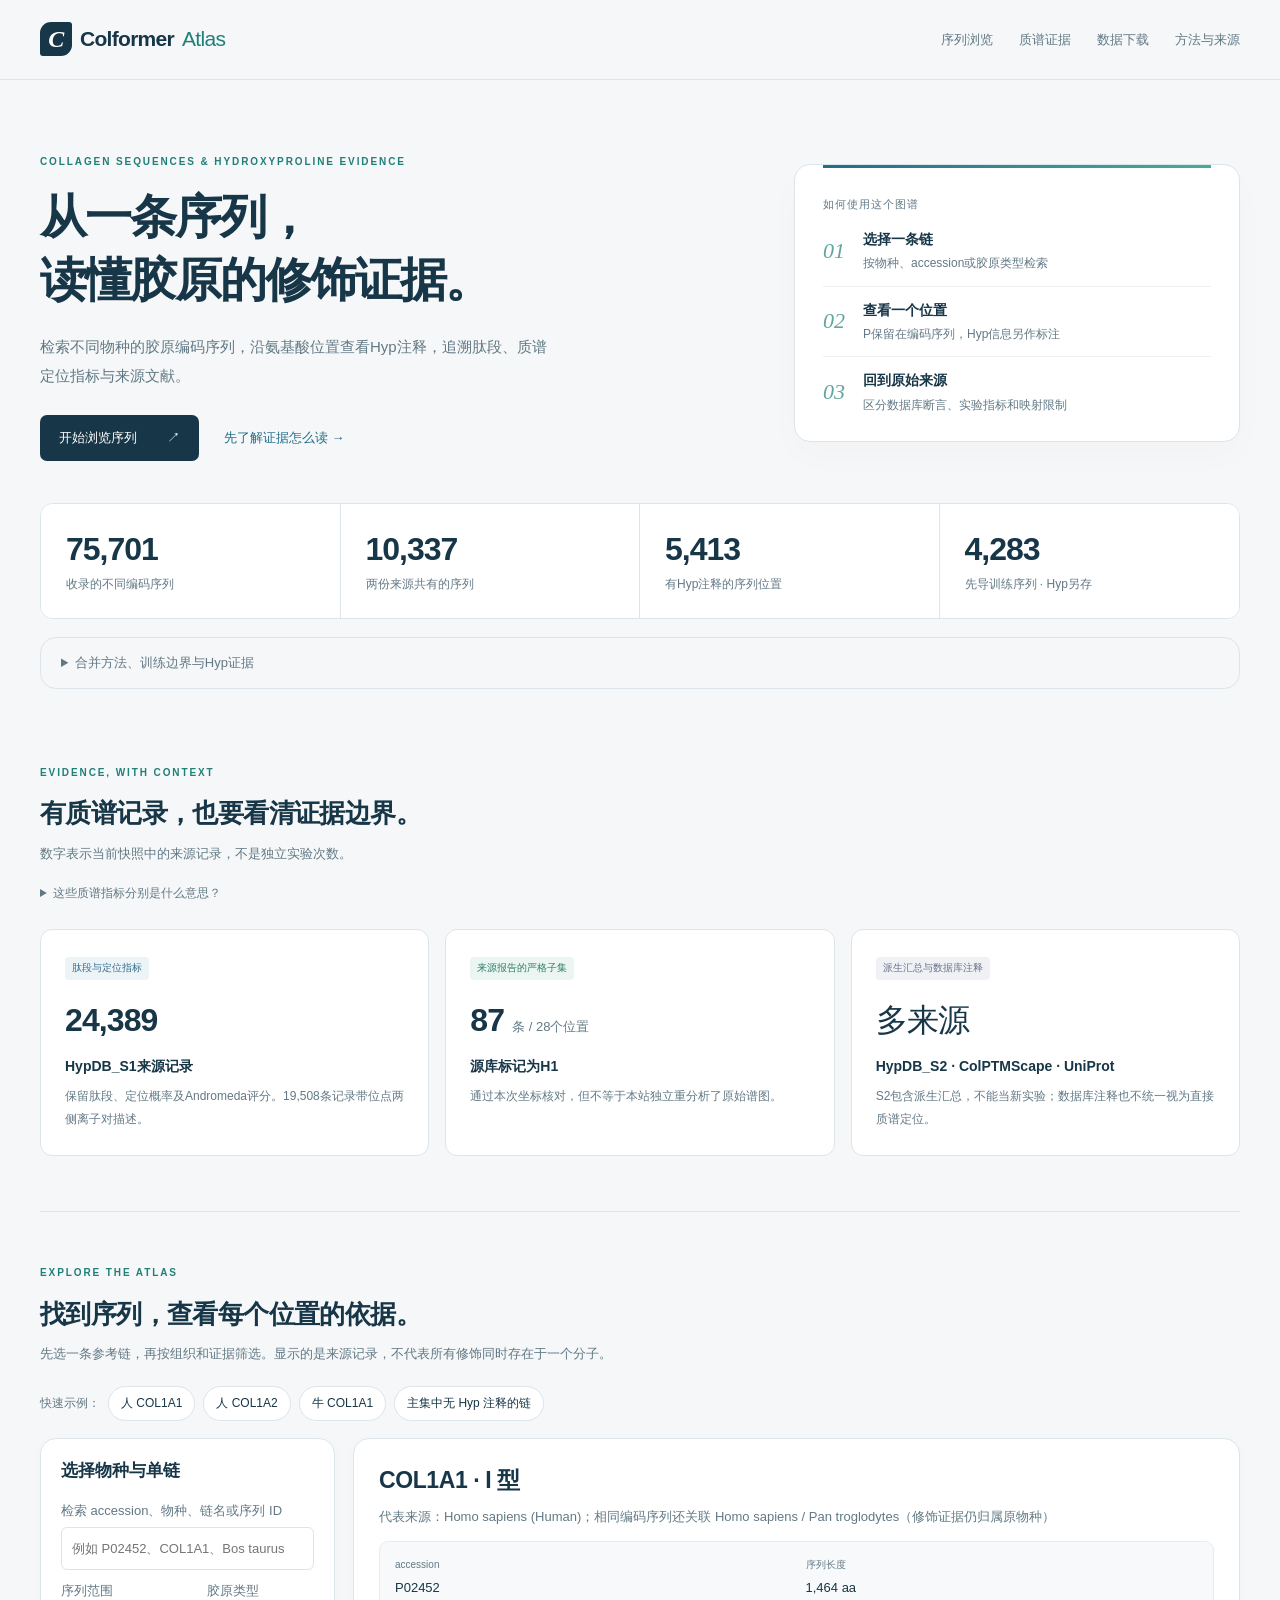
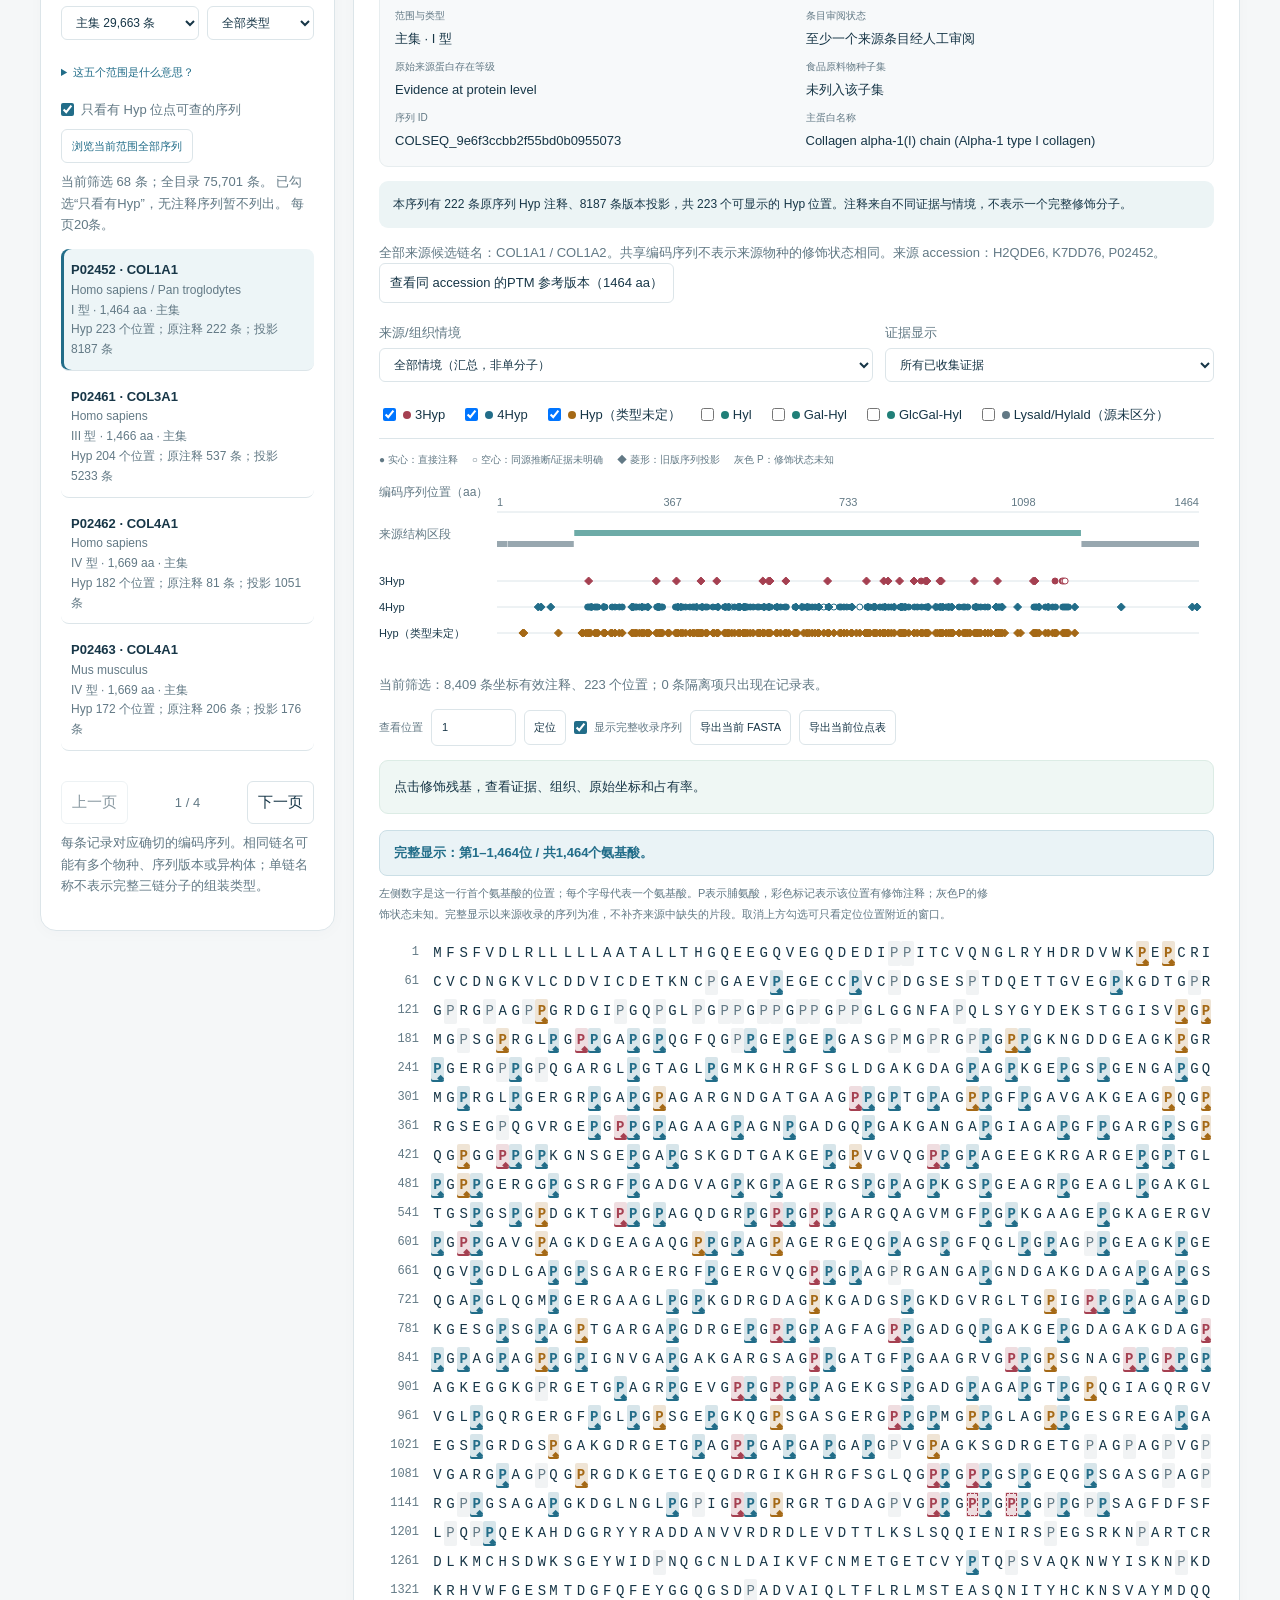
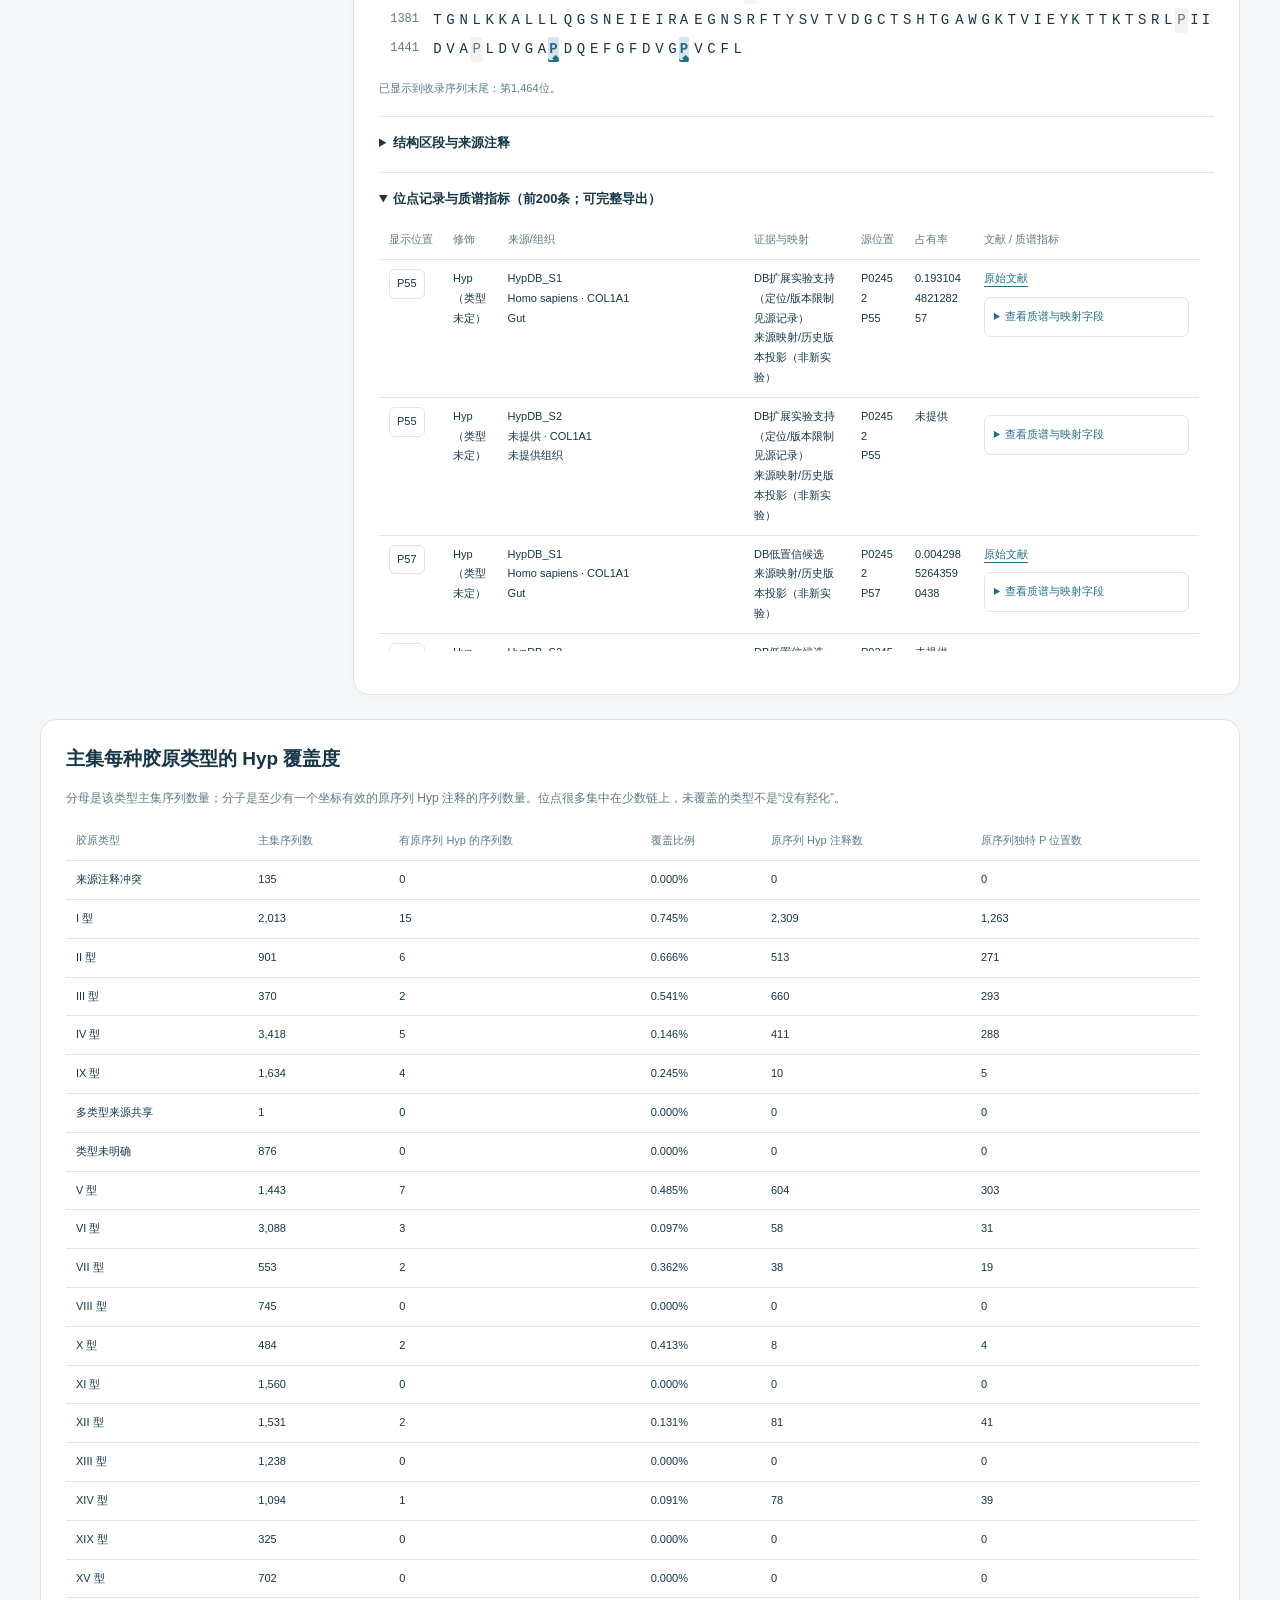
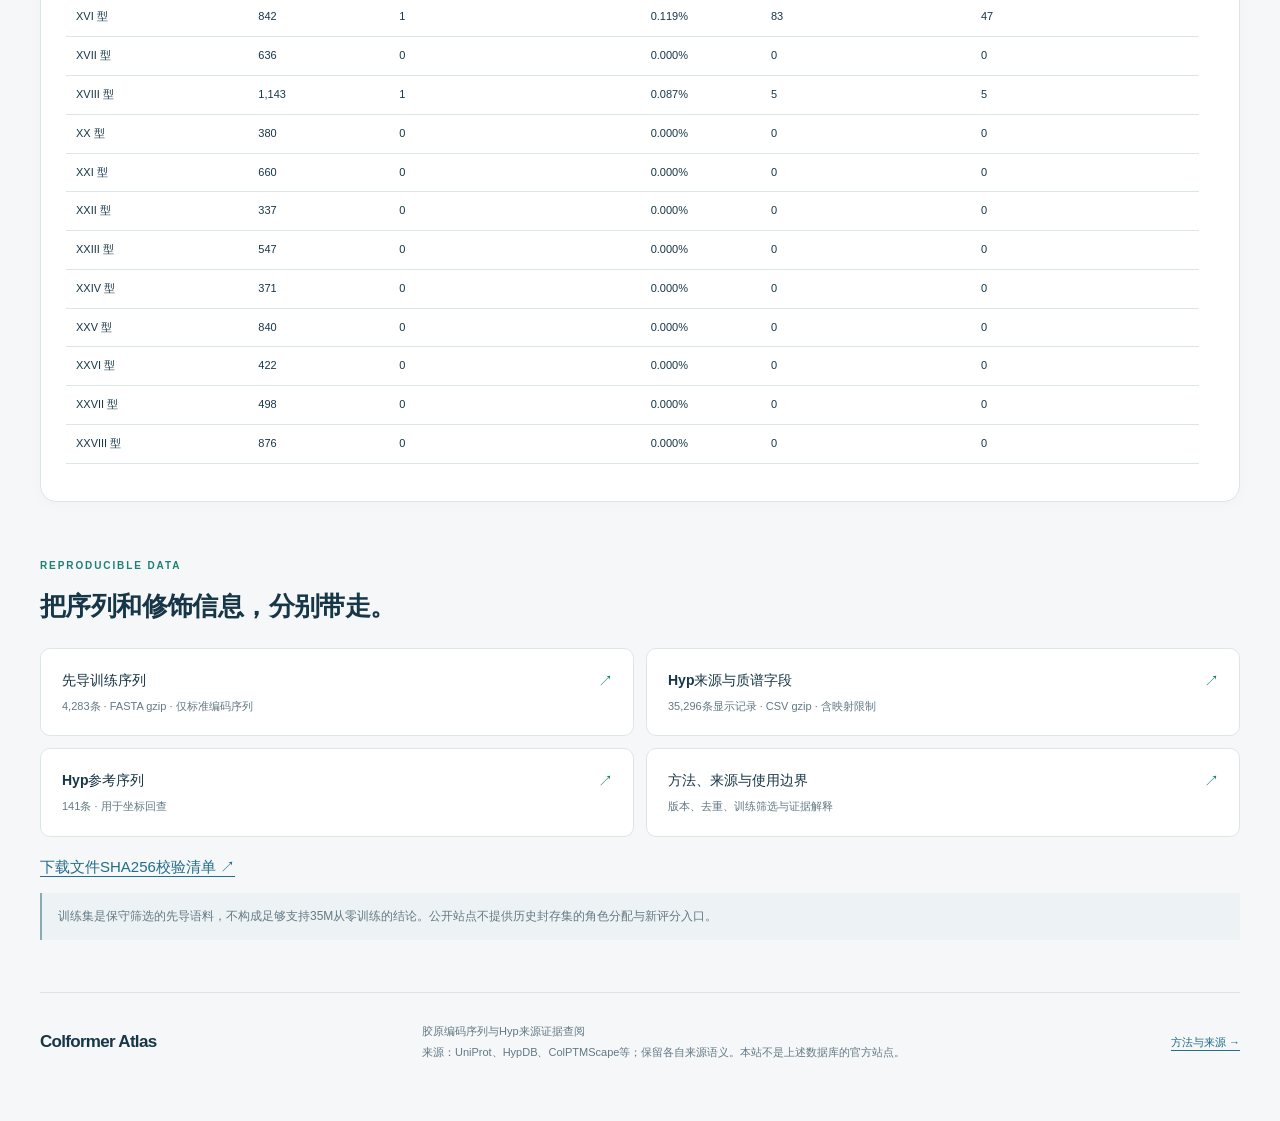
<file: index.html>
<!doctype html>
<html lang="zh-CN"><head><meta charset="utf-8"><meta name="viewport" content="width=device-width,initial-scale=1"><title>Colformer Atlas · 胶原序列与Hyp证据图谱</title>
<link rel="stylesheet" href="atlas.css?v=portable-3"></head><body><nav class="topbar"><a class="brand" href="#top"><span class="brand-icon">C</span> Colformer <b>Atlas</b></a><div><a href="#browse">序列浏览</a><a href="#ms-evidence">质谱证据</a><a href="#downloads">数据下载</a><a href="about.html">方法与来源</a></div></nav><main id="top">
<header class="hero"><div><p class="eyebrow">COLLAGEN SEQUENCES & HYDROXYPROLINE EVIDENCE</p><h1>从一条序列，<br>读懂胶原的修饰证据。</h1><p class="hero-description">检索不同物种的胶原编码序列，沿氨基酸位置查看Hyp注释，追溯肽段、质谱定位指标与来源文献。</p><div class="hero-actions"><a class="primary-button" href="#browse">开始浏览序列 <span>↗</span></a><a href="#ms-evidence">先了解证据怎么读 →</a></div></div><div class="hero-guide"><span class="mini-label">如何使用这个图谱</span><div><b>01</b><p>选择一条链<small>按物种、accession或胶原类型检索</small></p></div><div><b>02</b><p>查看一个位置<small>P保留在编码序列，Hyp信息另作标注</small></p></div><div><b>03</b><p>回到原始来源<small>区分数据库断言、实验指标和映射限制</small></p></div></div></header>
<section class="overview" aria-label="合并数据概况"><div><strong>75,701</strong><span>收录的不同编码序列</span></div><div><strong>10,337</strong><span>两份来源共有的序列</span></div><div><strong>5,413</strong><span>有Hyp注释的序列位置</span></div><div><strong>4,283</strong><span>先导训练序列 · Hyp另存</span></div></section>
<details class="method"><summary>合并方法、训练边界与Hyp证据</summary><p>以完整编码序列SHA256合并，atlas独有65,230条，DB独有134条；相同accession的不同序列版本不合并。主集29,663、扩展45,887、PTM参考17与新增候选134分别保留。预测/同源来源不因合并升级成实验测定。</p><p>35,296条通过源映射及确切P残基检查的Hyp显示记录，包括原始观察和已有版本投影；归并为5,413个序列×位置。另1,078条记录隔离。重复来源观察不等于独立实验；4个位点有3Hyp/4Hyp情境冲突。87条是源库报告的H1，尚非本轮原始谱图独立复核。</p><p>训练包保留标准P，不输入Hyp类型。为保护既有留出父链，按已知组/accession关系保守排除24,353条原Train，剩4,283条、4,639,861残基，用于先导训练；不能据此宣称足够从零训练35M。新增134条暂不纳入。历史确认集不能充当新测试，475父链未解封评分，同源召回尚未全面认证。</p><p>未注释P状态未知，不构成未修饰负样本。食品来源、组织和疾病/细胞系情境保留来源语义，不作为活性或健康标签。</p><p><a href="about.html">详细比较报告</a> · <a href="#downloads">Colformer训练包</a> · <a href="#downloads">独立Hyp注释包</a></p></details>
<section class="evidence-overview" id="ms-evidence"><div class="section-intro"><p class="eyebrow">EVIDENCE, WITH CONTEXT</p><h2>有质谱记录，也要看清证据边界。</h2><p>数字表示当前快照中的来源记录，不是独立实验次数。</p></div><details class="metric-guide"><summary>这些质谱指标分别是什么意思？</summary><p><b>肽段</b>：实验检测到的短氨基酸片段。<b>定位概率</b>：来源算法对修饰落在该位置的支持程度，不是该位置的修饰比例。<b>Andromeda评分</b>：肽段与谱图的匹配评分，不是百分比，不能直接跨实验比较。<b>两侧离子对</b>：来源记录的定位离子描述，此站未展示或复核原始谱图。高分仍需结合共享肽、母链版本和化学类型判断。</p></details><div class="evidence-cards"><article><span class="tag tag-blue">肽段与定位指标</span><strong>24,389</strong><h3>HypDB_S1来源记录</h3><p>保留肽段、定位概率及Andromeda评分。19,508条记录带位点两侧离子对描述。</p></article><article><span class="tag tag-teal">来源报告的严格子集</span><strong>87 <small>条 / 28个位置</small></strong><h3>源库标记为H1</h3><p>通过本次坐标核对，但不等于本站独立重分析了原始谱图。</p></article><article><span class="tag tag-neutral">派生汇总与数据库注释</span><strong>多来源</strong><h3>HypDB_S2 · ColPTMScape · UniProt</h3><p>S2包含派生汇总，不能当新实验；数据库注释也不统一视为直接质谱定位。</p></article></div></section><div id="browse" class="browse-heading"><p class="eyebrow">EXPLORE THE ATLAS</p><h2>找到序列，查看每个位置的依据。</h2><p>先选一条参考链，再按组织和证据筛选。显示的是来源记录，不代表所有修饰同时存在于一个分子。</p></div><div class="quick"><span>快速示例：</span><button id="example-human1">人 COL1A1</button><button id="example-human2">人 COL1A2</button><button id="example-bovine">牛 COL1A1</button><button id="example-nohyp">主集中无 Hyp 注释的链</button></div>
<div class="workspace"><aside aria-label="序列检索"><h2>选择物种与单链</h2><label>检索 accession、物种、链名或序列 ID<input id="search" type="search" placeholder="例如 P02452、COL1A1、Bos taurus"></label><div class="filterrow"><label>序列范围<select id="scope"><option value="core">主集 29,663 条</option><option value="all">全部已合并 75,701 条</option><option value="db_candidate">DB新增候选 134 条</option><option value="extended">扩展集 45,887 条</option><option value="ptm_context_only">仅 PTM 参考 17 条</option></select></label><label>胶原类型<select id="type"><option value="">全部类型</option></select></label></div><details class="scope-guide"><summary>这五个范围是什么意思？</summary><dl><dt>主集 · 29,663条</dt><dd>原atlas的主要胶原候选序列目录；不等于全部经过实验确认，也不等于本站4,283条训练包。</dd><dt>全部已合并 · 75,701条</dt><dd>主集、扩展集、PTM参考和DB新增候选的总和，按完全相同的编码序列去重。</dd><dt>DB新增候选 · 134条</dt><dd>来自ColFormerDB、原atlas没有完全相同序列的条目，包括不同序列版本；尚未自动纳入默认训练。</dd><dt>扩展集 · 45,887条</dt><dd>原atlas另外保留的扩展候选目录，不直接并入默认训练包。</dd><dt>仅PTM参考 · 17条</dt><dd>用于查阅和映射翻译后修饰的参考序列，单独保留。</dd></dl><p>这些是目录分类，不是训练/验证/测试划分，也不是质谱证据等级。PTM即“翻译后修饰”，Hyp是其中一种。</p></details><label class="check"><input id="hasHyp" type="checkbox" checked>只看有 Hyp 位点可查的序列</label><button id="clear-sequence-filters" class="clear-sequence-filters">浏览当前范围全部序列</button><p id="results" class="muted" aria-live="polite">正在加载数据…</p><div id="sequence-list" class="sequence-list"></div><nav class="pager"><button id="prev">上一页</button><span id="page" class="muted"></span><button id="next">下一页</button></nav><p class="muted">每条记录对应确切的编码序列。相同链名可能有多个物种、序列版本或异构体；单链名称不表示完整三链分子的组装类型。</p></aside>
<section id="detail" aria-label="单链序列与修饰位点"><h2 id="chain-title">请选择一条序列</h2><p id="chain-subtitle" class="muted"></p><div id="identity" class="identity"></div><p id="coverage-note" class="notice"></p><div id="aliases" class="muted"></div><div class="controls"><label>来源/组织情境<select id="context"><option value="">全部情境（汇总，非单分子）</option></select></label><label>证据显示<select id="evidence"><option value="all">所有已收集证据</option><option value="experimental">UniProt 实验注释</option><option value="curated">ColPTMScape 数据库整理</option><option value="homology">同源推断</option><option value="training">atlas原筛选注释（非独立复核）</option><option value="h1">DB源报告H1（待原文复核）</option><option value="direct">原序列直接注释</option></select></label></div><div id="ptm-controls" class="ptm-controls"></div><div class="legend"><span>● 实心：直接注释</span><span>○ 空心：同源推断/证据未明确</span><span>◆ 菱形：旧版序列投影</span><span>灰色 P：修饰状态未知</span></div>
<div id="track" class="track"></div><p id="track-count" class="muted"></p><div class="sequence-actions"><label>查看位置<input id="position" type="number" min="1" value="1"></label><button id="jump">定位</button><label class="check"><input id="full-sequence" type="checkbox" checked>显示完整收录序列</label><button id="download-fasta">导出当前 FASTA</button><button id="download-sites">导出当前位点表</button></div><div id="residue-detail" class="residue-detail" aria-live="polite">点击修饰残基，查看证据、组织、原始坐标和占有率。</div><p id="sequence-range" class="sequence-range" role="status" aria-live="polite"></p><p class="sequence-help">左侧数字是这一行首个氨基酸的位置；每个字母代表一个氨基酸。P表示脯氨酸，彩色标记表示该位置有修饰注释；灰色P的修饰状态未知。完整显示以来源收录的序列为准，不补齐来源中缺失的片段。取消上方勾选可只看定位位置附近的窗口。</p><div id="sequence" class="sequence" aria-label="编码序列和修饰标记"></div><p id="sequence-end" class="sequence-help"></p><details id="feature-details"><summary>结构区段与来源注释</summary><div id="feature-table" class="tablewrap"></div></details><details id="site-details" open><summary>位点记录与质谱指标（前200条；可完整导出）</summary><div id="site-table" class="tablewrap"></div></details></section></div>
<section class="coverage"><h2>主集每种胶原类型的 Hyp 覆盖度</h2><p>分母是该类型主集序列数量；分子是至少有一个坐标有效的原序列 Hyp 注释的序列数量。位点很多集中在少数链上，未覆盖的类型不是“没有羟化”。</p><div id="coverage-table" class="tablewrap"></div></section>
<section id="downloads" class="download-section"><p class="eyebrow">REPRODUCIBLE DATA</p><h2>把序列和修饰信息，分别带走。</h2><div class="download-grid"><a href="downloads/train.fasta.gz"><b>先导训练序列</b><span>4,283条 · FASTA gzip · 仅标准编码序列</span></a><a href="downloads/hyp_evidence.csv.gz"><b>Hyp来源与质谱字段</b><span>35,296条显示记录 · CSV gzip · 含映射限制</span></a><a href="downloads/hyp_reference_sequences.fasta.gz"><b>Hyp参考序列</b><span>141条 · 用于坐标回查</span></a><a href="about.html"><b>方法、来源与使用边界</b><span>版本、去重、训练筛选与证据解释</span></a></div><p><a href="downloads/checksums.json">下载文件SHA256校验清单 ↗</a></p><p class="scope-note">训练集是保守筛选的先导语料，不构成足够支持35M从零训练的结论。公开站点不提供历史封存集的角色分配与新评分入口。</p></section><footer><a class="brand" href="#top">Colformer Atlas</a><p>胶原编码序列与Hyp来源证据查阅<br>来源：UniProt、HypDB、ColPTMScape等；保留各自来源语义。本站不是上述数据库的官方站点。</p><a href="about.html">方法与来源 →</a></footer>
</main><script src="data/index.js"></script><script src="data/annotations.js"></script><script src="atlas.js?v=portable-3"></script></body></html>
</file>
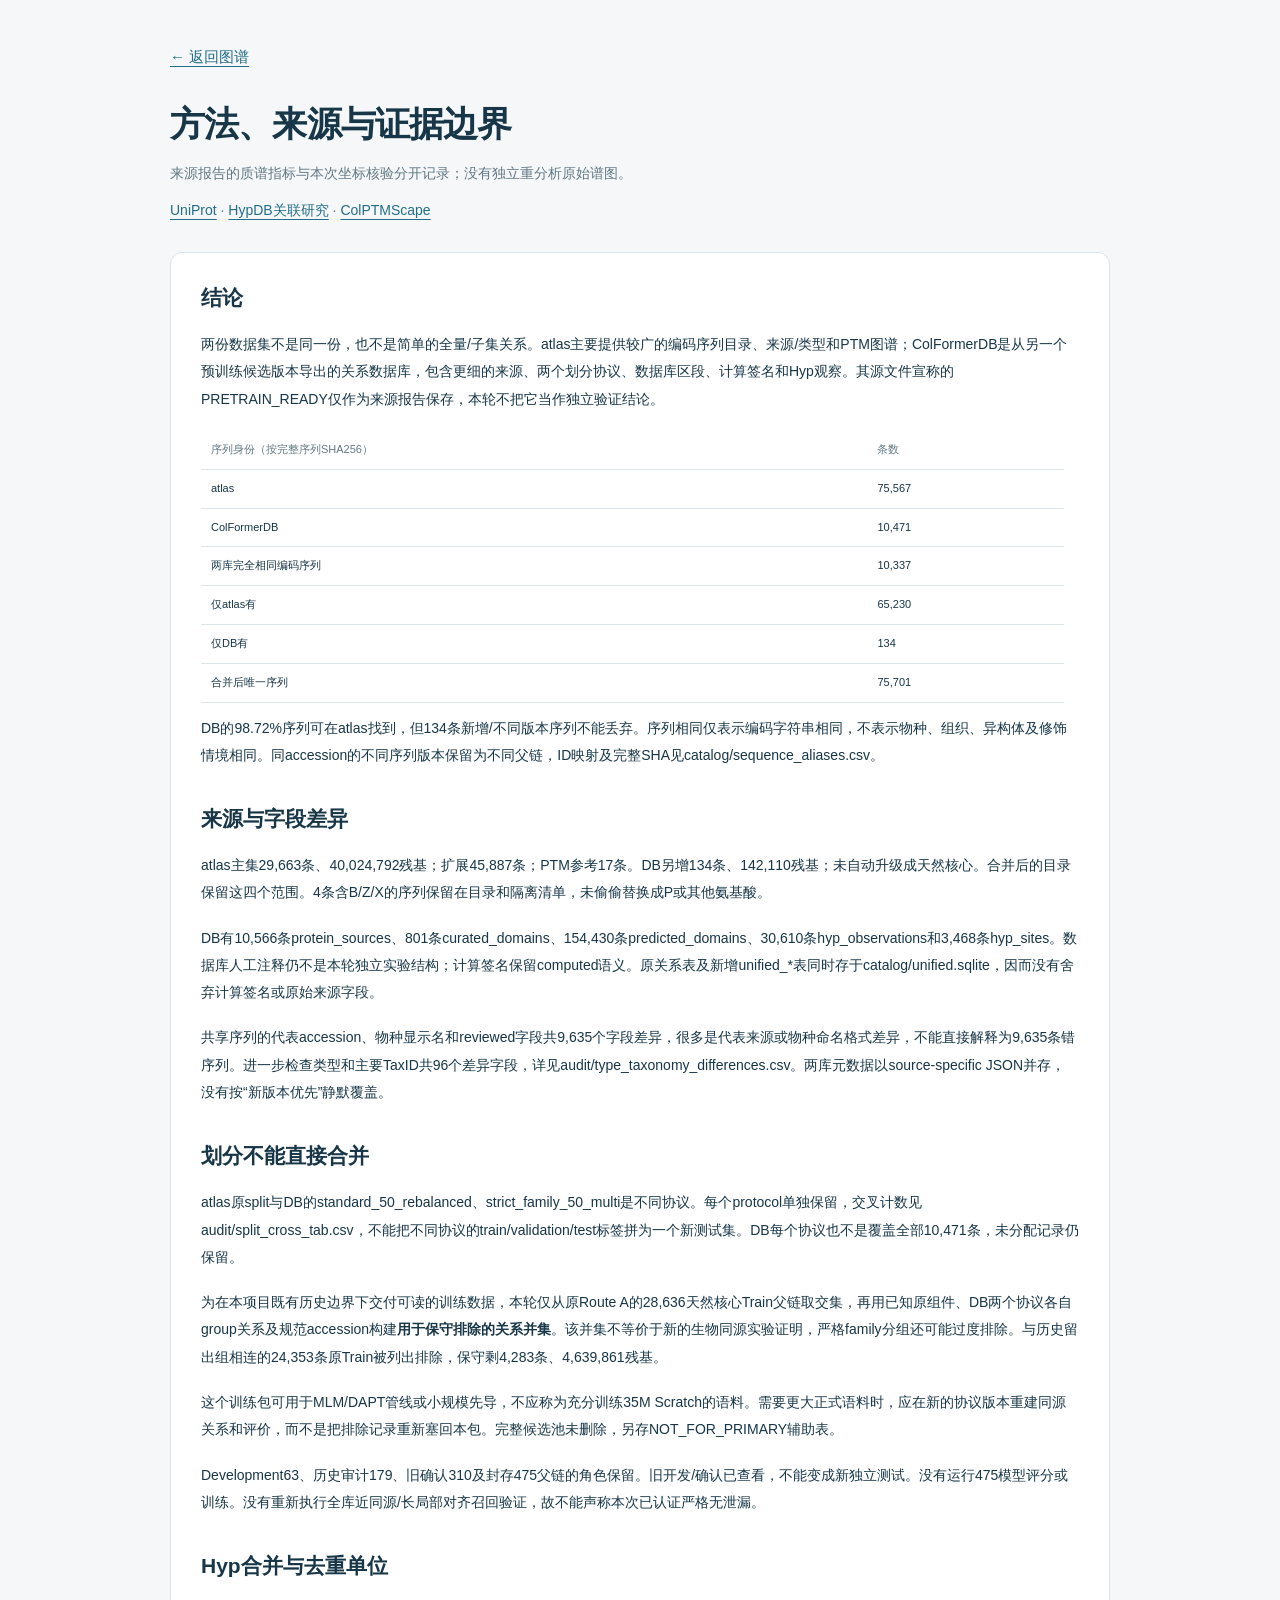
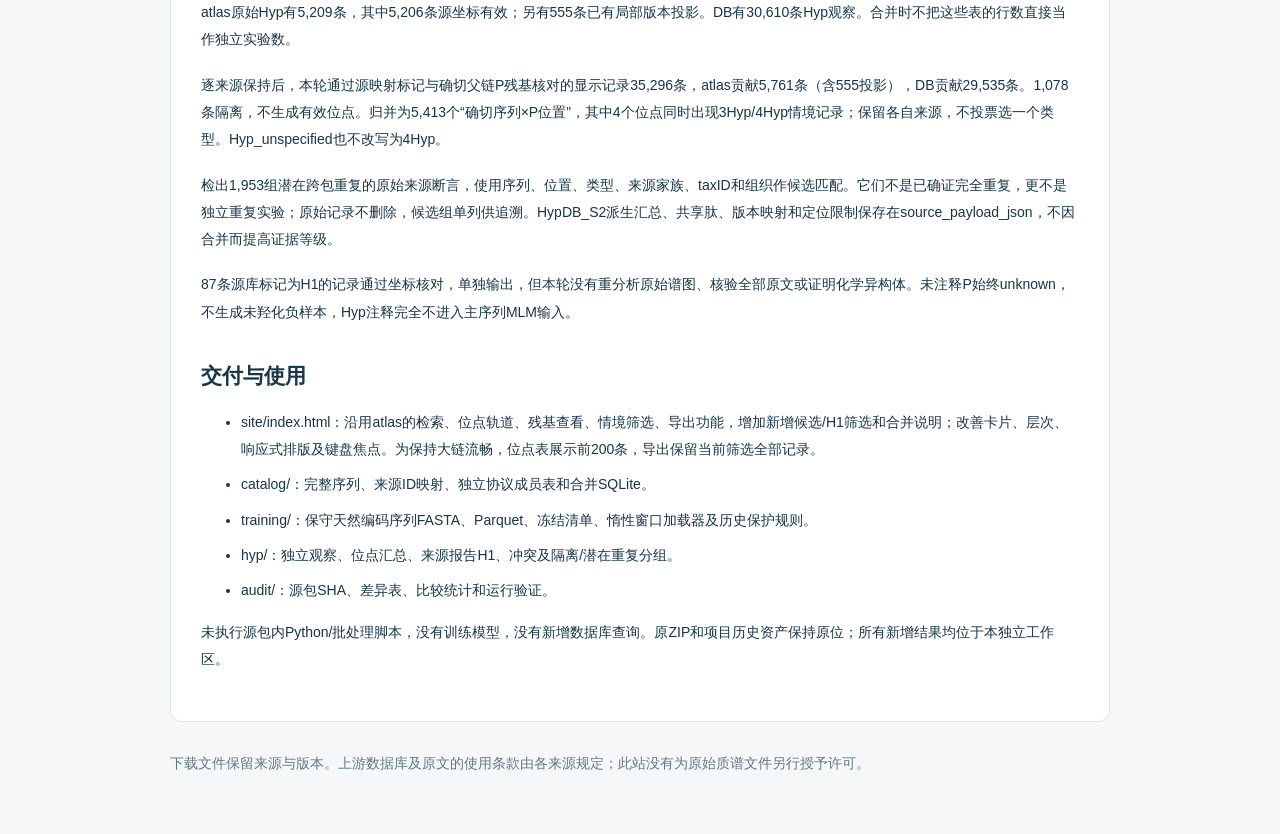
<file: about.html>
<!doctype html><html lang="zh-CN"><meta charset="utf-8"><meta name="viewport" content="width=device-width,initial-scale=1"><title>方法与来源 · Colformer Atlas</title><link rel="stylesheet" href="atlas.css"><main class="about-page"><a href="index.html">← 返回图谱</a><h1>方法、来源与证据边界</h1><p>来源报告的质谱指标与本次坐标核验分开记录；没有独立重分析原始谱图。</p><p><a href="https://www.uniprot.org/">UniProt</a> · <a href="https://doi.org/10.1371/journal.pbio.3001757">HypDB关联研究</a> · <a href="https://colptmscape.iitmandi.ac.in/">ColPTMScape</a></p><article class="report-content"><h2>结论</h2><p>两份数据集不是同一份，也不是简单的全量/子集关系。atlas主要提供较广的编码序列目录、来源/类型和PTM图谱；ColFormerDB是从另一个预训练候选版本导出的关系数据库，包含更细的来源、两个划分协议、数据库区段、计算签名和Hyp观察。其源文件宣称的PRETRAIN_READY仅作为来源报告保存，本轮不把它当作独立验证结论。</p><div class="tablewrap"><table><tr><th>序列身份（按完整序列SHA256）</th><th>条数</th></tr><tr><td>atlas</td><td>75,567</td></tr><tr><td>ColFormerDB</td><td>10,471</td></tr><tr><td>两库完全相同编码序列</td><td>10,337</td></tr><tr><td>仅atlas有</td><td>65,230</td></tr><tr><td>仅DB有</td><td>134</td></tr><tr><td>合并后唯一序列</td><td>75,701</td></tr></table></div><p>DB的98.72%序列可在atlas找到，但134条新增/不同版本序列不能丢弃。序列相同仅表示编码字符串相同，不表示物种、组织、异构体及修饰情境相同。同accession的不同序列版本保留为不同父链，ID映射及完整SHA见catalog/sequence_aliases.csv。</p><h2>来源与字段差异</h2><p>atlas主集29,663条、40,024,792残基；扩展45,887条；PTM参考17条。DB另增134条、142,110残基；未自动升级成天然核心。合并后的目录保留这四个范围。4条含B/Z/X的序列保留在目录和隔离清单，未偷偷替换成P或其他氨基酸。</p><p>DB有10,566条protein_sources、801条curated_domains、154,430条predicted_domains、30,610条hyp_observations和3,468条hyp_sites。数据库人工注释仍不是本轮独立实验结构；计算签名保留computed语义。原关系表及新增unified_*表同时存于catalog/unified.sqlite，因而没有舍弃计算签名或原始来源字段。</p><p>共享序列的代表accession、物种显示名和reviewed字段共9,635个字段差异，很多是代表来源或物种命名格式差异，不能直接解释为9,635条错序列。进一步检查类型和主要TaxID共96个差异字段，详见audit/type_taxonomy_differences.csv。两库元数据以source-specific JSON并存，没有按“新版本优先”静默覆盖。</p><h2>划分不能直接合并</h2><p>atlas原split与DB的standard_50_rebalanced、strict_family_50_multi是不同协议。每个protocol单独保留，交叉计数见audit/split_cross_tab.csv，不能把不同协议的train/validation/test标签拼为一个新测试集。DB每个协议也不是覆盖全部10,471条，未分配记录仍保留。</p><p>为在本项目既有历史边界下交付可读的训练数据，本轮仅从原Route A的28,636天然核心Train父链取交集，再用已知原组件、DB两个协议各自group关系及规范accession构建<strong>用于保守排除的关系并集</strong>。该并集不等价于新的生物同源实验证明，严格family分组还可能过度排除。与历史留出组相连的24,353条原Train被列出排除，保守剩4,283条、4,639,861残基。</p><p>这个训练包可用于MLM/DAPT管线或小规模先导，不应称为充分训练35M Scratch的语料。需要更大正式语料时，应在新的协议版本重建同源关系和评价，而不是把排除记录重新塞回本包。完整候选池未删除，另存NOT_FOR_PRIMARY辅助表。</p><p>Development63、历史审计179、旧确认310及封存475父链的角色保留。旧开发/确认已查看，不能变成新独立测试。没有运行475模型评分或训练。没有重新执行全库近同源/长局部对齐召回验证，故不能声称本次已认证严格无泄漏。</p><h2>Hyp合并与去重单位</h2><p>atlas原始Hyp有5,209条，其中5,206条源坐标有效；另有555条已有局部版本投影。DB有30,610条Hyp观察。合并时不把这些表的行数直接当作独立实验数。</p><p>逐来源保持后，本轮通过源映射标记与确切父链P残基核对的显示记录35,296条，atlas贡献5,761条（含555投影），DB贡献29,535条。1,078条隔离，不生成有效位点。归并为5,413个“确切序列×P位置”，其中4个位点同时出现3Hyp/4Hyp情境记录；保留各自来源，不投票选一个类型。Hyp_unspecified也不改写为4Hyp。</p><p>检出1,953组潜在跨包重复的原始来源断言，使用序列、位置、类型、来源家族、taxID和组织作候选匹配。它们不是已确证完全重复，更不是独立重复实验；原始记录不删除，候选组单列供追溯。HypDB_S2派生汇总、共享肽、版本映射和定位限制保存在source_payload_json，不因合并而提高证据等级。</p><p>87条源库标记为H1的记录通过坐标核对，单独输出，但本轮没有重分析原始谱图、核验全部原文或证明化学异构体。未注释P始终unknown，不生成未羟化负样本，Hyp注释完全不进入主序列MLM输入。</p><h2>交付与使用</h2><ul><li>site/index.html：沿用atlas的检索、位点轨道、残基查看、情境筛选、导出功能，增加新增候选/H1筛选和合并说明；改善卡片、层次、响应式排版及键盘焦点。为保持大链流畅，位点表展示前200条，导出保留当前筛选全部记录。</li><li>catalog/：完整序列、来源ID映射、独立协议成员表和合并SQLite。</li><li>training/：保守天然编码序列FASTA、Parquet、冻结清单、惰性窗口加载器及历史保护规则。</li><li>hyp/：独立观察、位点汇总、来源报告H1、冲突及隔离/潜在重复分组。</li><li>audit/：源包SHA、差异表、比较统计和运行验证。</li></ul><p>未执行源包内Python/批处理脚本，没有训练模型，没有新增数据库查询。原ZIP和项目历史资产保持原位；所有新增结果均位于本独立工作区。</p></article><p>下载文件保留来源与版本。上游数据库及原文的使用条款由各来源规定；此站没有为原始质谱文件另行授予许可。</p></main></html>
</file>
<file: atlas.css>
:root{color-scheme:light dark;--bg:light-dark(#f5f7f9,#161c23);--panel:light-dark(#fff,#202830);--text:light-dark(#203744,#e4edf2);--muted:light-dark(#536976,#b5c5d0);--line:light-dark(#d9e2e8,#465561);--blue:light-dark(#276caa,#79b7ee);--orange:light-dark(#a56916,#e2b86d);--red:light-dark(#a54051,#f39daf);--green:light-dark(#207b70,#7ed0bf)}*{box-sizing:border-box}body{background:var(--bg);color:var(--text);font:15px/1.65 -apple-system,BlinkMacSystemFont,"Segoe UI",sans-serif;margin:0}main{max-width:1440px;margin:auto;padding:28px}h1{font-size:30px;line-height:1.35;margin:6px 0 12px}h2{font-size:21px;line-height:1.45;margin-top:0}a{color:var(--blue)}p{margin:8px 0 14px}.eyebrow{font-size:12px;letter-spacing:1px;color:var(--muted)}.muted{color:var(--muted);font-size:13px}.overview{display:grid;grid-template-columns:repeat(4,1fr);gap:15px;margin:23px 0}.overview>div{background:var(--panel);padding:15px 20px;border-radius:9px}.overview strong{display:block;font-size:27px}.overview span{color:var(--muted)}.method{margin:18px 0;padding:15px 20px;background:var(--panel);border-radius:9px}summary{cursor:pointer;font-weight:600}.quick{display:flex;gap:8px;align-items:center;flex-wrap:wrap;margin:24px 0}.workspace{display:grid;grid-template-columns:335px minmax(0,1fr);gap:24px}aside,#detail,.coverage{background:var(--panel);padding:22px;border-radius:9px}label{display:block;font-size:13px;color:var(--muted)}input,select,button{font:inherit;color:var(--text);background:var(--panel);border:1px solid var(--line);border-radius:6px;padding:8px 10px}input[type=search],select{width:100%;margin:5px 0 10px}input[type=search]{font-size:15px}button{cursor:pointer}button:hover{border-color:var(--blue)}button:disabled{opacity:.5;cursor:default}.filterrow{display:grid;grid-template-columns:1.4fr 1fr;gap:10px}.check{display:flex;gap:7px;align-items:center}.check input{margin:0;accent-color:var(--blue)}.sequence-list{max-height:570px;overflow:auto;margin:12px 0}.record{display:block;text-align:left;white-space:normal;width:100%;border:0;border-bottom:1px solid var(--line);border-radius:0;padding:10px;background:var(--panel)}.record.active{background:color-mix(in srgb,var(--blue) 11%,var(--panel));box-shadow:inset 3px 0 var(--blue)}.record b{display:block}.record small{display:block;color:var(--muted);font-size:12px}.pager{display:flex;gap:8px;align-items:center;justify-content:space-between}.identity{display:grid;grid-template-columns:repeat(2,minmax(0,1fr));gap:6px 18px;margin:14px 0}.identity div{overflow-wrap:anywhere}.identity small{color:var(--muted);display:block}.notice{background:color-mix(in srgb,var(--blue) 8%,var(--panel));padding:12px;font-size:14px}.controls{display:grid;grid-template-columns:1.5fr 1fr;gap:12px;margin:18px 0 4px}.ptm-controls,.legend,.sequence-actions{display:flex;gap:9px 16px;flex-wrap:wrap;align-items:center;margin:12px 0}.legend{font-size:12px;color:var(--muted)}.legend span{white-space:nowrap}.ptm-controls label{display:flex;align-items:center;gap:4px;color:var(--text)}.ptm-controls i{display:inline-block;width:8px;height:8px;border-radius:50%}.track{width:100%;margin-top:14px;overflow:hidden}.track svg{display:block;width:100%;height:auto}.sequence-actions input[type=number]{width:85px}.sequence-actions label:not(.check){display:flex;align-items:center;gap:8px}.residue-detail{margin:14px 0;padding:12px;background:color-mix(in srgb,var(--green) 7%,var(--panel));font-size:13px;overflow-wrap:anywhere}.sequence{font:14px/1.8 ui-monospace,SFMono-Regular,Menlo,Consolas,monospace;margin:16px 0}.seqrow{display:flex;margin-bottom:4px;align-items:center}.rownum{color:var(--muted);width:52px;flex-shrink:0;text-align:right;padding-right:12px;font-size:12px}.residues{display:grid;grid-template-columns:repeat(var(--ncols),minmax(0,1fr));flex:1}.aa{padding:0;text-align:center;min-width:0;height:25px;position:relative;font:inherit;background:transparent;border:0;border-radius:2px;color:var(--text);display:block}.aa.p-unknown{color:var(--muted);background:color-mix(in srgb,var(--muted) 9%,var(--panel))}.aa.marked{font-weight:700;background:color-mix(in srgb,var(--ptm) 18%,var(--panel));color:var(--ptm);box-shadow:inset 0 -2px var(--ptm)}.aa.inferred{box-shadow:none;outline:1px dashed var(--ptm);outline-offset:-2px}.aa.projected::after{content:'◆';position:absolute;font-size:7px;right:0;bottom:-4px}.aa.selected{outline:2px solid var(--text);outline-offset:1px}.groupend{margin-right:3px}.tablewrap{overflow:auto;margin:12px 0;max-height:430px}table{border-collapse:collapse;width:100%;font-size:13px}td,th{text-align:left;vertical-align:top;padding:8px 10px;border-bottom:1px solid var(--line)}th{position:sticky;top:0;background:var(--panel);white-space:nowrap}td{overflow-wrap:anywhere}td.num{font-variant-numeric:tabular-nums}.bad{color:var(--red)}details#feature-details,details#site-details{margin:18px 0}.coverage{margin-top:26px}.coverage .tablewrap{max-height:none}.coveragebar{display:flex;align-items:center;gap:10px}.coveragebar>span{display:block;height:6px;background:var(--blue);min-width:1px}.coveragebar em{font-style:normal;white-space:nowrap}footer{padding:16px 0;margin-top:18px;font-size:13px}@media(max-width:1000px){main{padding:18px}.workspace{grid-template-columns:275px minmax(0,1fr)}aside,#detail{padding:16px}.identity{grid-template-columns:1fr}.controls{grid-template-columns:1fr}.filterrow{grid-template-columns:1fr}.overview{gap:8px}.overview>div{padding:12px}.overview strong{font-size:22px}}@media(max-width:760px){.workspace{grid-template-columns:1fr}.sequence-list{max-height:270px}.overview{grid-template-columns:repeat(2,1fr)}h1{font-size:26px}.filterrow{grid-template-columns:1.4fr 1fr}.identity{grid-template-columns:repeat(2,minmax(0,1fr))}.controls{grid-template-columns:1fr}.rownum{width:42px}main{padding:14px}.quick button{font-size:13px}.sequence-actions{font-size:13px}}

/* Unified atlas: retain original blue/teal scientific interface. */
:root{--radius:16px}main{max-width:1520px;padding:36px 30px}header{padding:28px 32px;border:1px solid var(--line);border-radius:20px;background:linear-gradient(115deg,color-mix(in srgb,var(--blue) 10%,var(--panel)),var(--panel));border-left:5px solid var(--blue)}h1{font-size:clamp(26px,3vw,38px);letter-spacing:-.025em}.overview>div,aside,#detail,.coverage,.method{border:1px solid var(--line);border-radius:var(--radius);box-shadow:0 3px 15px #18394c06}.overview>div{padding:20px 22px;border-top:3px solid var(--blue)}.overview strong{font-variant-numeric:tabular-nums;font-size:30px;color:var(--blue)}.record{border-radius:8px;margin-bottom:5px;padding:12px}.record:hover{background:color-mix(in srgb,var(--blue) 5%,var(--panel))}button:focus-visible,a:focus-visible,input:focus-visible,select:focus-visible{outline:3px solid var(--blue);outline-offset:3px}.method p{max-width:118ch}.quick button{border-radius:20px}.workspace{gap:20px}aside{align-self:start;position:sticky;top:16px}.tablewrap{scrollbar-gutter:stable}.notice,.residue-detail{border-radius:9px}footer{border-top:1px solid var(--line);margin-top:32px}@media(max-width:760px){main{padding:12px}header{padding:22px 18px}aside{position:static}.overview strong{font-size:25px}.overview>div{padding:14px}}

/* Public atlas theme: no external fonts, trackers, or image dependencies. */
:root{color-scheme:light;--bg:#f5f7f8;--panel:#fff;--text:#173647;--muted:#627985;--line:#dce5e9;--blue:#226d89;--green:#207f78;--radius:16px}html{scroll-behavior:smooth;scroll-padding-top:85px}body{font-family:-apple-system,BlinkMacSystemFont,"Segoe UI","PingFang SC","Microsoft YaHei",sans-serif}a{text-underline-offset:4px}main{max-width:1460px;padding:0 40px 30px}.topbar{max-width:1460px;padding:22px 40px;margin:auto;display:flex;gap:28px;align-items:center;border-bottom:1px solid var(--line)}.brand{display:inline-flex;align-items:center;gap:8px;color:var(--text);text-decoration:none;font-size:21px;letter-spacing:-.7px;font-weight:650;white-space:nowrap}.brand b{font-weight:400;color:var(--green)}.brand-icon{width:32px;height:34px;background:var(--text);color:white;border-radius:11px 3px 11px 3px;display:grid;place-items:center;font:italic 700 24px Georgia,serif}.topbar>div{display:flex;gap:26px;margin-left:auto}.topbar>div a{text-decoration:none;font-size:13px;font-weight:550;color:var(--muted)}.topbar>div a:hover{color:var(--green)}.release-label{font-size:11px;color:var(--muted);border-left:1px solid var(--line);padding-left:22px;white-space:nowrap}.hero{border:0;border-radius:0;background:none;border-left:0;padding:66px 0 42px;display:grid;grid-template-columns:1.5fr 1fr;gap:85px;align-items:center}.eyebrow{font-size:10px;font-weight:650;letter-spacing:1.9px;color:var(--green);margin-bottom:14px}.hero h1{font-size:clamp(34px,3.7vw,54px);font-weight:650;line-height:1.32;letter-spacing:-2px;margin:16px 0 22px}.hero-description{font-size:15px;line-height:1.9;color:var(--muted);max-width:510px}.hero-actions{display:flex;align-items:center;gap:25px;margin-top:25px;font-size:13px}.hero-actions>a{text-decoration:none}.primary-button{background:var(--text);color:#fff!important;padding:12px 19px;border-radius:7px;display:inline-flex;align-items:center;gap:30px}.primary-button:hover{background:var(--green)}.hero-guide{border:1px solid var(--line);border-radius:16px;background:#fff;padding:26px 28px;position:relative;box-shadow:0 14px 36px #24455305}.hero-guide:before{content:'';position:absolute;top:0;left:28px;right:28px;height:3px;background:linear-gradient(90deg,#226d89,#46ad98)}.mini-label{font-size:11px;letter-spacing:1px;color:var(--muted)}.hero-guide>div{display:flex;gap:18px;align-items:center;padding:12px 0;border-bottom:1px solid #edf1f3}.hero-guide>div:last-child{border:0;padding-bottom:0}.hero-guide b{font:italic 22px Georgia,serif;color:var(--green);opacity:.7}.hero-guide p{font-size:14px;font-weight:600;margin:0}.hero-guide small{font-size:12px;font-weight:400;display:block;color:var(--muted);margin-top:3px}.overview{gap:0;background:white;border:1px solid var(--line);border-radius:13px;overflow:hidden;margin:0 0 18px}.overview>div{border:0;border-right:1px solid var(--line);border-radius:0;box-shadow:none;padding:23px 25px}.overview>div:last-child{border:0}.overview strong{font-size:32px;color:var(--text);font-weight:600;line-height:1.4;letter-spacing:-1px}.overview span{display:block;font-size:12px;margin-top:4px}.method{padding:14px 20px;background:transparent;box-shadow:none;font-size:13px}.method summary{font-weight:500;color:var(--muted)}.method p{max-width:110ch;line-height:1.9}.evidence-overview{padding:50px 0 38px;border-bottom:1px solid var(--line)}.section-intro h2,.browse-heading h2,.download-section h2{font-size:26px;letter-spacing:-.6px;margin:0 0 10px;font-weight:600}.section-intro>p:last-child,.browse-heading>p:last-child{color:var(--muted);font-size:13px}.evidence-cards{display:grid;grid-template-columns:repeat(3,1fr);gap:16px;margin:25px 0 17px}.evidence-cards article{background:white;border:1px solid var(--line);border-radius:12px;padding:24px}.tag{display:inline-block;border-radius:4px;padding:3px 7px;font-size:10px;font-weight:500}.tag-blue{background:#edf4f8;color:#316d8c}.tag-teal{background:#ebf5f1;color:#2b7e68}.tag-neutral{background:#f0f1f4;color:#68718a}.evidence-cards strong{display:block;font-size:32px;letter-spacing:-.9px;font-weight:550;margin:14px 0 9px;color:var(--text)}.evidence-cards small{font-size:13px;letter-spacing:0;font-weight:400;color:var(--muted)}.evidence-cards h3{font-size:14px;font-weight:600;margin:0 0 7px}.evidence-cards p{font-size:12px;color:var(--muted);margin:0;line-height:1.9}.scope-note{font-size:12px;color:var(--muted);line-height:1.9;background:#edf2f4;border-left:2px solid #8caab6;padding:12px 16px;margin:0}.browse-heading{padding-top:45px}.quick{margin:21px 0 17px;gap:8px;font-size:12px;color:var(--muted)}.quick button{font-size:12px;padding:7px 12px}.workspace{grid-template-columns:295px minmax(0,1fr);gap:18px;align-items:start}aside{padding:20px;top:16px}aside h2{font-size:17px;margin-bottom:16px}#detail{padding:25px}#chain-title{font-size:23px;letter-spacing:-.4px;margin-bottom:6px}.filterrow{grid-template-columns:1.3fr 1fr;gap:8px}input[type=search]{font-size:13px;padding:10px}.sequence-list{max-height:520px}.record{padding:10px;font-size:13px}.record.active{background:#edf5f7}.identity{background:#f7f9fa;border:1px solid #e7edef;border-radius:9px;padding:15px;font-size:13px;gap:10px 18px}.identity small{font-size:10px;margin-bottom:3px}.notice{font-size:12px;line-height:1.9;padding:12px 14px;background:#ecf4f5}.controls{gap:12px;margin:19px 0 5px}select{font-size:12px}.ptm-controls{font-size:12px}.legend{gap:8px 14px;font-size:10px;border-top:1px solid var(--line);padding-top:13px}.sequence-actions{gap:8px;font-size:11px}.sequence-actions button{font-size:11px;padding:7px 9px}.sequence-actions label{font-size:11px}.residue-detail{padding:14px;background:#eff7f4;border:1px solid #dcece5;line-height:1.9}.ms-details{border:1px solid #dbe6ea;background:#fff;border-radius:7px;margin:8px 0;min-width:190px;padding:9px;font-size:11px}.ms-details summary{color:var(--blue);font-size:11px;font-weight:500}.ms-details>div{border-bottom:1px solid #ecf0f2;padding:7px 0}.ms-details b{display:block;color:var(--muted);font-size:10px;font-weight:400}.ms-details code{font-size:11px;overflow-wrap:anywhere;white-space:normal;line-height:1.7}.ms-details p{font-size:10px;margin:8px 0 0}details#feature-details,details#site-details{font-size:13px;border-top:1px solid var(--line);padding-top:15px}table{font-size:11px;line-height:1.8}th{font-weight:500;color:var(--muted)}td,th{padding:9px 10px}td button{font-size:11px;padding:4px 7px}.coverage{margin-top:24px;padding:25px}.coverage h2{font-size:19px}.coverage>p{font-size:12px;color:var(--muted)}.download-section{padding:48px 0 20px}.download-grid{display:grid;grid-template-columns:repeat(2,1fr);gap:12px;margin:22px 0 18px}.download-grid a{position:relative;border:1px solid var(--line);background:#fff;border-radius:10px;padding:20px 40px 20px 21px;text-decoration:none;color:var(--text);transition:border-color .15s,transform .15s}.download-grid a:after{content:'↗';position:absolute;right:20px;top:20px;color:var(--green)}.download-grid a:hover{border-color:var(--green);transform:translateY(-2px)}.download-grid b{display:block;font-size:14px;font-weight:550}.download-grid span{display:block;font-size:11px;color:var(--muted);margin-top:5px}footer{display:flex;align-items:center;justify-content:space-between;gap:30px;padding:28px 0;font-size:11px}footer .brand{font-size:17px}footer p{margin:0;line-height:1.9;color:var(--muted)}footer>a:last-child{white-space:nowrap}.about-page{max-width:1000px;padding:45px 30px}.about-page h1{font-size:35px;margin:30px 0 15px}.about-page>p{font-size:14px;color:var(--muted)}.method-text{white-space:pre-wrap;overflow-wrap:anywhere;font:14px/1.95 inherit;background:#fff;border:1px solid var(--line);padding:30px;border-radius:12px;margin-top:30px}
@media(min-width:1600px){.hero{gap:140px}.hero h1{font-size:56px}}@media(max-width:1100px){.release-label{display:none}.hero{gap:38px;padding-top:45px}.hero h1{font-size:39px}.workspace{grid-template-columns:260px minmax(0,1fr)}#detail{padding:18px}.filterrow{grid-template-columns:1fr}.overview>div{padding:20px}.identity{grid-template-columns:1fr}.hero-guide{padding:22px}.evidence-cards article{padding:19px}.hero-actions{gap:16px}.topbar>div{gap:17px}}@media(max-width:760px){main{padding:0 17px 20px}.topbar{padding:16px 17px;flex-wrap:wrap;gap:15px}.topbar>div{margin:0;width:100%;gap:24px}.topbar>div a{font-size:12px}.brand{font-size:20px}.hero{grid-template-columns:1fr;padding:32px 0 26px;gap:25px}.hero h1{font-size:36px;letter-spacing:-1.5px;margin:12px 0 18px}.hero-description{font-size:13px}.eyebrow{font-size:9px;letter-spacing:1.4px}.hero-actions{font-size:11px;gap:20px}.primary-button{padding:11px 14px;gap:20px}.hero-guide{padding:19px 22px}.hero-guide>div{padding:9px 0}.hero-guide p{font-size:13px}.hero-guide small{font-size:11px}.overview{grid-template-columns:repeat(2,1fr)}.overview>div{padding:17px 18px}.overview>div:nth-child(2){border-right:0}.overview>div:nth-child(-n+2){border-bottom:1px solid var(--line)}.overview strong{font-size:29px}.overview span{font-size:10px}.method{padding:12px 14px;font-size:11px}.evidence-overview{padding:33px 0 25px}.section-intro h2,.browse-heading h2,.download-section h2{font-size:22px}.evidence-cards{grid-template-columns:1fr;gap:10px;margin:20px 0 13px}.evidence-cards article{padding:20px}.evidence-cards strong{font-size:29px;margin:9px 0}.scope-note{font-size:11px;padding:10px 12px}.browse-heading{padding-top:32px}.workspace{grid-template-columns:1fr}.filterrow{grid-template-columns:1.3fr 1fr}.sequence-list{max-height:245px}aside{position:static;padding:18px}#detail{padding:18px}#chain-title{font-size:21px}.identity{grid-template-columns:repeat(2,minmax(0,1fr));padding:12px;font-size:11px}.controls{grid-template-columns:1fr}.sequence{font-size:12px}.coverage{padding:18px}.download-grid{grid-template-columns:1fr}.download-section{padding-top:35px}footer{flex-wrap:wrap;gap:15px}footer p{order:3;width:100%;font-size:10px}.about-page{padding:25px 18px}.about-page h1{font-size:27px}.method-text{padding:18px;font-size:12px}}@media(prefers-reduced-motion:reduce){html{scroll-behavior:auto}.download-grid a{transition:none}}

.workspace>aside,.workspace>#detail{min-width:0}select,input{max-width:100%}.record{overflow-wrap:anywhere}.metric-guide{font-size:12px;color:var(--muted);margin:20px 0 10px}.metric-guide summary{font-weight:500}.metric-guide p{max-width:110ch;line-height:2;background:white;border:1px solid var(--line);border-radius:8px;padding:16px;margin-top:10px}@media(max-width:760px){.workspace{grid-template-columns:minmax(0,1fr)}.filterrow{grid-template-columns:minmax(0,1.3fr) minmax(0,1fr)}.hero-actions{flex-wrap:wrap}.metric-guide{font-size:11px}}

.report-content{background:white;border:1px solid var(--line);border-radius:12px;padding:30px;margin:30px 0;font-size:14px;line-height:1.95}.report-content h2{font-size:21px;margin-top:35px}.report-content h2:first-child{margin-top:0}.report-content p{margin-bottom:18px}.report-content li{margin-bottom:8px}.report-content .tablewrap{max-height:none}@media(max-width:760px){.report-content{padding:18px;font-size:12px}.report-content h2{font-size:19px}}

/* Sequence display v2: explicit complete-record and window states. */
.sequence-range{background:#eaf3f6;border:1px solid #cbdfe6;border-radius:8px;padding:11px 14px;font-size:13px;font-weight:600;color:var(--blue);margin:16px 0 7px}.sequence-help{font-size:11px;line-height:1.9;color:var(--muted);margin:0 0 15px;max-width:100ch}.scope-description{font-size:11px;line-height:1.85;padding:10px 12px;background:#f1f6f8;border-radius:7px;color:var(--muted)}.scope-guide{font-size:11px;color:var(--muted);margin:13px 0 17px}.scope-guide summary{font-weight:500;color:var(--blue)}.scope-guide dl{margin:14px 0}.scope-guide dt{font-weight:600;color:var(--text);margin-top:12px}.scope-guide dd{margin:4px 0 0;line-height:1.9}.scope-guide p{line-height:1.9}.clear-sequence-filters{font-size:11px;padding:7px 10px;margin:9px 0 0;color:var(--blue)}@media(max-width:760px){.sequence-range{font-size:12px}.sequence-help{font-size:10px}}
</file>
